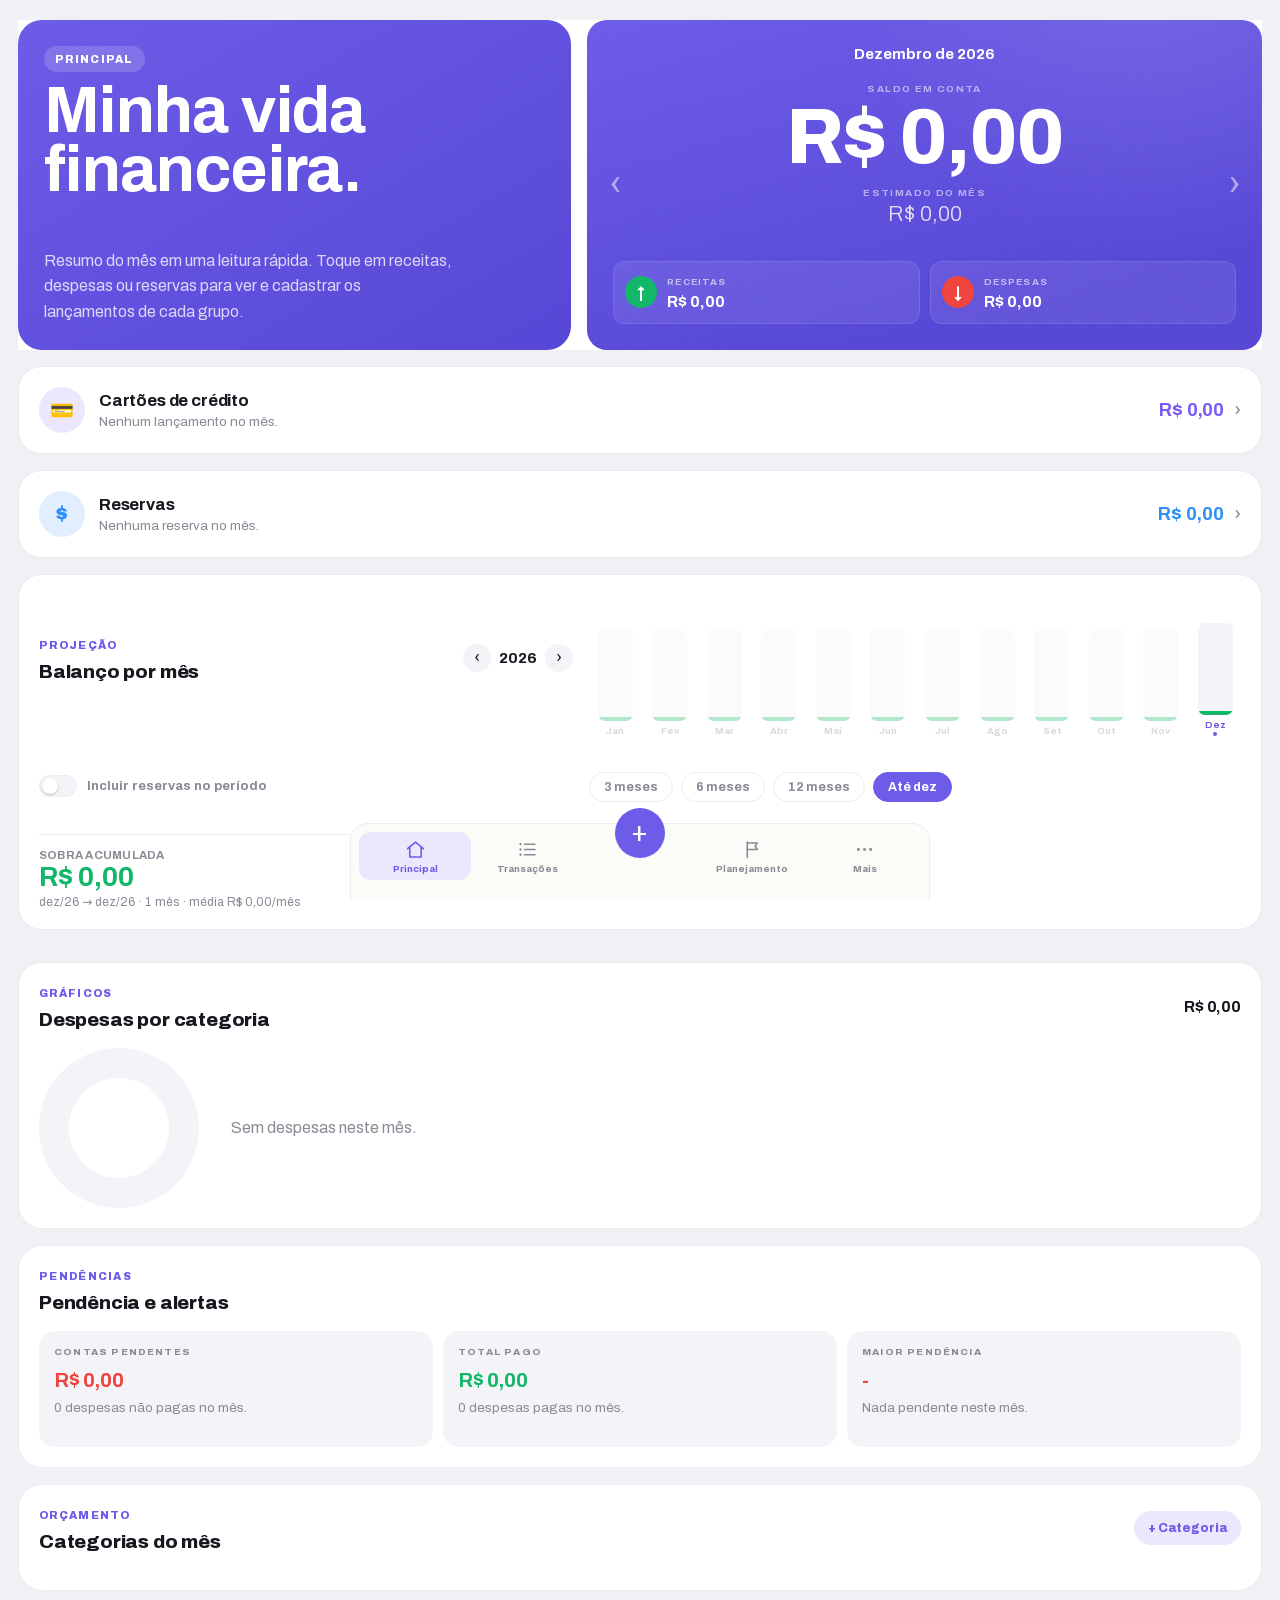
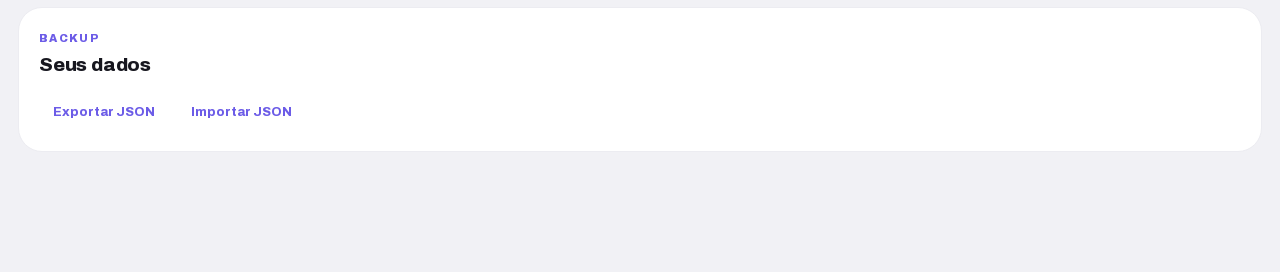
<file: index.html>
<!doctype html>
<html lang="pt-BR">
  <head>
    <meta charset="utf-8" />
    <meta name="viewport" content="width=device-width, initial-scale=1, viewport-fit=cover, maximum-scale=1, user-scalable=no" />
    <meta name="robots" content="noindex, nofollow" />
    <meta name="color-scheme" content="light" />
    <meta name="theme-color" content="#5647d6" />
    <title>Carteira Prime — Finanças pessoais</title>
    <link rel="manifest" href="manifest.json" />
    <link rel="apple-touch-icon" href="icon-180.png" />
    <meta name="apple-mobile-web-app-capable" content="yes" />
    <meta name="mobile-web-app-capable" content="yes" />
    <meta name="apple-mobile-web-app-status-bar-style" content="black-translucent" />
    <meta name="apple-mobile-web-app-title" content="Carteira" />
    <link rel="stylesheet" href="fonts/archivo.css" />
    <link rel="stylesheet" href="styles.css" />
  </head>
  <body>
    <main class="app-shell">
      <div class="view" id="homeView">
        <section class="balance-panel" aria-labelledby="balanceTitle">
          <div class="balance-copy">
            <div>
              <span class="kicker">Principal</span>
              <h1 id="balanceTitle">Minha vida financeira.</h1>
            </div>
            <p>Resumo do mês em uma leitura rápida. Toque em receitas, despesas ou reservas para ver e cadastrar os lançamentos de cada grupo.</p>
          </div>

          <div class="balance-card">
            <button class="month-edge left" id="prevMonth" type="button" aria-label="Mês anterior">‹</button>
            <button class="month-edge right" id="nextMonth" type="button" aria-label="Próximo mês">›</button>
            <div class="month-switcher" aria-label="Mês atual">
              <strong id="currentMonth"></strong>
            </div>
            <div class="balance-main">
              <span class="balance-label">Saldo em conta</span>
              <strong class="main-balance" id="netBalance">R$ 0,00</strong>
            </div>
            <div class="estimated-line">
              <span class="balance-label">Estimado do mês</span>
              <strong id="estimatedBalance">R$ 0,00</strong>
            </div>
            <div class="quick-stats">
              <a class="quick-stat income" href="#/receitas">
                <small>Receitas</small>
                <strong id="incomeTotal">R$ 0,00</strong>
              </a>
              <a class="quick-stat expense" href="#/despesas">
                <small>Despesas</small>
                <strong id="expenseTotal">R$ 0,00</strong>
              </a>
            </div>
          </div>
        </section>

        <section class="dashboard">
          <a class="panel overdue-card" id="overdueCard" href="#/atrasadas" aria-labelledby="overdueTitle" hidden>
            <span class="overdue-icon" aria-hidden="true">!</span>
            <div class="overdue-info">
              <h2 id="overdueTitle">Contas em atraso</h2>
              <small id="overdueCount"></small>
            </div>
            <div class="overdue-value">
              <strong id="overdueTotal">R$ 0,00</strong>
              <span aria-hidden="true">›</span>
            </div>
          </a>

          <a class="panel cards-summary" id="cardsCard" href="#/cartoes" aria-labelledby="cardsTitle">
            <span class="cards-summary-icon" aria-hidden="true">💳</span>
            <div class="cards-summary-info">
              <h2 id="cardsTitle">Cartões de crédito</h2>
              <small id="cardsCount">Nenhum lançamento no mês.</small>
            </div>
            <div class="cards-summary-value">
              <strong id="cardsTotal">R$ 0,00</strong>
              <span aria-hidden="true">›</span>
            </div>
          </a>

          <a class="panel reserve-card" id="reserveCard" href="#/reservas" aria-labelledby="reserveTitle">
            <span class="reserve-icon" aria-hidden="true">$</span>
            <div class="reserve-info">
              <h2 id="reserveTitle">Reservas</h2>
              <small id="reserveCount">Nenhuma reserva no mês.</small>
            </div>
            <div class="reserve-value">
              <strong id="reserveTotal">R$ 0,00</strong>
              <span aria-hidden="true">›</span>
            </div>
          </a>

          <section class="panel balance-panel" aria-labelledby="balanceTitle">
            <div class="section-head inline">
              <div>
                <span class="kicker">Projeção</span>
                <h2 id="balanceTitle">Balanço por mês</h2>
              </div>
              <div class="year-nav">
                <button class="year-arrow" id="balancePrevYear" type="button" aria-label="Ano anterior">‹</button>
                <strong id="balanceYear">2026</strong>
                <button class="year-arrow" id="balanceNextYear" type="button" aria-label="Próximo ano">›</button>
              </div>
            </div>
            <div class="balance-bars" id="balanceBars" role="group" aria-label="Balanço mês a mês — toque para somar"></div>
            <button type="button" class="reserve-toggle" id="balanceReserveToggle" aria-pressed="false">
              <span class="switch" aria-hidden="true"><i></i></span>
              <span>Incluir reservas no período</span>
            </button>
            <div class="balance-chips" id="balanceChips">
              <button type="button" class="chip" data-bal-preset="3">3 meses</button>
              <button type="button" class="chip" data-bal-preset="6">6 meses</button>
              <button type="button" class="chip" data-bal-preset="12">12 meses</button>
              <button type="button" class="chip" data-bal-preset="dez">Até dez</button>
            </div>
            <div class="balance-summary">
              <small id="balanceAccumLabel">Sobra acumulada</small>
              <strong id="balanceAccum">R$ 0,00</strong>
              <span id="balanceRange"></span>
            </div>
          </section>

          <section class="panel insights-panel" aria-labelledby="insightsTitle">
            <div class="section-head inline">
              <div>
                <span class="kicker">Gráficos</span>
                <h2 id="insightsTitle">Despesas por categoria</h2>
              </div>
              <strong id="chartTotal">R$ 0,00</strong>
            </div>
            <div class="chart-layout">
              <div class="donut-chart" id="categoryDonut" aria-hidden="true"></div>
              <div class="category-legend" id="categoryLegend"></div>
            </div>
          </section>

          <a class="panel alerts-panel" href="#/despesas" aria-labelledby="alertsTitle">
            <div class="section-head">
              <span class="kicker">Pendências</span>
              <h2 id="alertsTitle">Pendência e alertas</h2>
            </div>
            <div class="alert-grid" id="alertGrid"></div>
          </a>

          <section class="panel" aria-labelledby="budgetTitle">
            <div class="section-head inline">
              <div>
                <span class="kicker">Orçamento</span>
                <h2 id="budgetTitle">Categorias do mês</h2>
              </div>
              <button class="add-cat-btn" id="addCategoryBtn" type="button">+ Categoria</button>
            </div>
            <div class="budget-list" id="budgetList"></div>
          </section>


          <section class="panel" aria-labelledby="backupTitle">
            <div class="section-head">
              <span class="kicker">Backup</span>
              <h2 id="backupTitle">Seus dados</h2>
            </div>
            <div class="backup-actions">
              <button class="ghost-btn" id="exportBtn" type="button">Exportar JSON</button>
              <label class="ghost-btn file-btn" for="importFile">Importar JSON</label>
              <input id="importFile" type="file" accept="application/json,.json" />
            </div>
          </section>
        </section>
      </div>

      <div class="view detail-view" id="detailView" hidden>
        <header class="detail-hero">
          <div class="detail-top">
            <button class="detail-icon-btn" id="detailBack" type="button" aria-label="Voltar para a home">‹</button>
            <h1 class="detail-title" id="detailTitle">Receitas</h1>
            <button class="detail-icon-btn" id="detailFilter" type="button" aria-label="Ordenar e filtrar">
              <svg viewBox="0 0 24 24" aria-hidden="true"><path d="M4 7h16M7 12h10M10 17h4" /></svg>
            </button>
          </div>
          <div class="detail-month" aria-label="Escolher mês">
            <button id="detailPrevMonth" type="button" aria-label="Mês anterior">‹</button>
            <strong id="detailMonthLabel"></strong>
            <button id="detailNextMonth" type="button" aria-label="Próximo mês">›</button>
          </div>
        </header>

        <section class="detail-summary-card">
          <div class="detail-summary">
            <div class="summary-cell">
              <svg class="summary-ic" viewBox="0 0 24 24" aria-hidden="true">
                <rect x="5" y="10.5" width="14" height="9.5" rx="2.4" />
                <path d="M8 10.5V8a4 4 0 0 1 8 0v2.5" />
              </svg>
              <div>
                <span id="detailPendingLabel">Total pendente</span>
                <strong id="detailPending">R$ 0,00</strong>
              </div>
            </div>
            <div class="summary-cell">
              <svg class="summary-ic" viewBox="0 0 24 24" aria-hidden="true">
                <path d="M4 8.5h16v10a1.6 1.6 0 0 1-1.6 1.5H5.6A1.6 1.6 0 0 1 4 18.5z" />
                <path d="M4 8.5 6.6 4h10.8L20 8.5" />
                <path d="M15.5 13.8h2.6" />
              </svg>
              <div>
                <span id="detailPaidLabel">Total recebido</span>
                <strong id="detailPaid" class="paid-total">R$ 0,00</strong>
              </div>
            </div>
          </div>
        </section>

        <div class="entry-list" id="detailList"></div>
      </div>
    </main>

    <div class="selection-bar" id="selectionBar" hidden>
      <button class="selection-clear" id="selectionClear" type="button" aria-label="Limpar seleção">×</button>
      <div class="selection-info">
        <strong id="selectionCount">0 selecionadas</strong>
        <span id="selectionTotal">R$ 0,00</span>
      </div>
    </div>

    <nav class="bottom-nav" aria-label="Navegação do app">
      <a class="active" id="navHome" href="#/">
        <svg viewBox="0 0 24 24" aria-hidden="true"><path d="M3 11 12 3.5 21 11" /><path d="M5.5 9.8V20.5h13V9.8" /></svg>
        Principal
      </a>
      <a href="#transactionsTitle">
        <svg viewBox="0 0 24 24" aria-hidden="true"><path d="M8.5 6h12M8.5 12h12M8.5 18h12" /><circle cx="4" cy="6" r="1.3" /><circle cx="4" cy="12" r="1.3" /><circle cx="4" cy="18" r="1.3" /></svg>
        Transações
      </a>
      <button class="add-action" id="navAddBtn" type="button" aria-label="Adicionar lançamento">+</button>
      <a href="#budgetTitle">
        <svg viewBox="0 0 24 24" aria-hidden="true"><path d="M6 21V3.5" /><path d="M6 4.5h11.5l-2.6 3.75 2.6 3.75H6" /></svg>
        Planejamento
      </a>
      <button class="nav-btn" id="navMore" type="button" aria-haspopup="dialog">
        <svg viewBox="0 0 24 24" aria-hidden="true"><circle cx="5" cy="12" r="1.7" /><circle cx="12" cy="12" r="1.7" /><circle cx="19" cy="12" r="1.7" /></svg>
        Mais
      </button>
    </nav>

    <div class="sheet-backdrop" id="entrySheet" hidden>
      <div class="sheet" role="dialog" aria-modal="true" aria-labelledby="entryTitle">
        <div class="sheet-head">
          <h2 id="entryTitle">Nova receita</h2>
          <button class="sheet-close" id="entryCloseBtn" type="button" aria-label="Fechar">×</button>
        </div>
        <form id="transactionForm">
          <input id="editingId" name="editingId" type="hidden" />

          <label>
            Descrição
            <input id="description" name="description" type="text" placeholder="Ex: Mercado, salário, aluguel" required />
          </label>

          <div class="form-row">
            <label>
              Valor
              <input id="amount" name="amount" type="number" min="0.01" step="0.01" placeholder="0,00" required />
            </label>
            <label>
              Data
              <input id="date" name="date" type="date" required />
            </label>
          </div>

          <div class="picker-field">
            <span class="field-label">Categoria</span>
            <button type="button" class="category-trigger" id="categoryTrigger" aria-haspopup="dialog">
              <span class="category-dot" id="categoryTriggerDot" aria-hidden="true"></span>
              <span id="categoryTriggerName" class="is-placeholder">Selecione uma categoria</span>
              <span class="trigger-caret" aria-hidden="true">›</span>
            </button>
          </div>
          <input id="category" name="category" type="hidden" />

          <label>
            Observação
            <input id="note" name="note" type="text" placeholder="Opcional" />
          </label>

          <div class="recur-field">
            <span class="field-label">Como repete</span>
            <div class="segmented recur-seg" role="group" aria-label="Repetição do lançamento">
              <button type="button" data-recur="single" class="active">Única</button>
              <button type="button" data-recur="fixed">Fixa</button>
              <button type="button" data-recur="installment">Parcelada</button>
            </div>
          </div>
          <input id="recurrence" name="recurrence" type="hidden" value="single" />

          <div class="inst-field" id="instField" hidden>
            <span class="field-label">Parcelas</span>
            <div class="stepper">
              <button type="button" id="instMinus" aria-label="Menos uma parcela">−</button>
              <strong id="instCount">12</strong>
              <span>x</span>
              <button type="button" id="instPlus" aria-label="Mais uma parcela">+</button>
            </div>
          </div>

          <p class="recur-hint" id="recurHint">Lançamento só neste mês.</p>

          <div class="form-actions">
            <button class="primary-btn" id="submitTransactionBtn" type="submit">Adicionar lançamento</button>
          </div>
        </form>
      </div>
    </div>

    <div class="sheet-backdrop" id="chooserSheet" hidden>
      <div class="sheet chooser" role="dialog" aria-modal="true" aria-labelledby="chooserTitle">
        <div class="sheet-head">
          <h2 id="chooserTitle">O que você quer lançar?</h2>
          <button class="sheet-close" id="chooserCloseBtn" type="button" aria-label="Fechar">×</button>
        </div>
        <div class="chooser-options">
          <button type="button" data-new="income"><span class="income-tone">↑</span>Receita</button>
          <button type="button" data-new="expense"><span class="expense-tone">↓</span>Despesa</button>
          <button type="button" data-new="saving"><span class="saving-tone">$</span>Reserva</button>
        </div>
      </div>
    </div>

    <div class="sheet-backdrop" id="sortSheet" hidden>
      <div class="sheet sort-sheet" role="dialog" aria-modal="true" aria-labelledby="sortSheetTitle">
        <div class="sheet-head">
          <h2 id="sortSheetTitle">Ordenar</h2>
          <button class="sheet-close" id="sortCloseBtn" type="button" aria-label="Fechar">×</button>
        </div>
        <div class="sort-options" id="sortOptions"></div>
        <button class="secondary-btn sort-clear" id="sortClearBtn" type="button">Limpar filtro</button>
      </div>
    </div>

    <div class="sheet-backdrop" id="catViewSheet" hidden>
      <div class="sheet cat-view-sheet" role="dialog" aria-modal="true" aria-labelledby="catViewTitle">
        <div class="sheet-head">
          <h2 id="catViewTitle">Categoria</h2>
          <button class="sheet-close" id="catViewCloseBtn" type="button" aria-label="Fechar">×</button>
        </div>
        <p class="cat-view-sub" id="catViewSub"></p>
        <div class="cat-view-list" id="catViewList"></div>
      </div>
    </div>

    <div class="sheet-backdrop" id="confirmSheet" hidden>
      <div class="sheet confirm-sheet" role="dialog" aria-modal="true" aria-labelledby="confirmTitle">
        <div class="sheet-head">
          <h2 id="confirmTitle">Confirmar pagamento?</h2>
          <button class="sheet-close" id="confirmCloseBtn" type="button" aria-label="Fechar">×</button>
        </div>
        <p class="confirm-desc" id="confirmDesc">Confira os dados antes de marcar como pago.</p>
        <div class="confirm-detail" id="confirmDetail"></div>
        <div class="form-actions confirm-actions" id="confirmActions"></div>
      </div>
    </div>

    <div class="sheet-backdrop" id="billReminderSheet" hidden>
      <div class="sheet reminder-sheet" role="dialog" aria-modal="true" aria-labelledby="billReminderTitle">
        <span class="reminder-emoji" aria-hidden="true">🔔</span>
        <h2 id="billReminderTitle">Contas a pagar este mês</h2>
        <p class="reminder-text" id="billReminderText"></p>
        <div class="form-actions">
          <button class="primary-btn" id="billReminderView" type="button">Ver contas a pagar</button>
          <button class="secondary-btn" id="billReminderClose" type="button">Agora não</button>
        </div>
      </div>
    </div>

    <div class="sheet-backdrop" id="settingsSheet" hidden>
      <div class="sheet settings-sheet" role="dialog" aria-modal="true" aria-labelledby="settingsSheetTitle">
        <div class="sheet-head">
          <h2 id="settingsSheetTitle">Configurações</h2>
          <button class="sheet-close" id="settingsCloseBtn" type="button" aria-label="Fechar">×</button>
        </div>

        <div class="settings-group">
          <span class="settings-label">Lembrete de contas</span>
          <div class="setting-row">
            <div class="setting-copy">
              <strong>Lembrar a partir do dia</strong>
              <small>Todo mês, a partir desse dia, o app avisa se há contas em aberto.</small>
            </div>
            <div class="stepper">
              <button type="button" id="reminderDayMinus" aria-label="Diminuir o dia do lembrete">−</button>
              <strong id="reminderDayValue">12</strong>
              <button type="button" id="reminderDayPlus" aria-label="Aumentar o dia do lembrete">+</button>
            </div>
          </div>
        </div>

        <div class="settings-group">
          <span class="settings-label">Lembrete diário de lançamentos</span>
          <button type="button" class="reminder-toggle" id="logReminderToggle" aria-pressed="false">
            <span class="switch" aria-hidden="true"><i></i></span>
            <span>Me lembrar de registrar todo dia</span>
          </button>
          <div class="setting-row" id="logReminderTimeRow" hidden>
            <div class="setting-copy">
              <strong>Horário</strong>
              <small>Nesse horário, um lembrete pra lançar entradas e saídas do dia.</small>
            </div>
            <input type="time" id="logReminderTime" class="time-input" value="21:00" aria-label="Horário do lembrete diário" />
          </div>
          <p class="settings-note" id="logReminderNote" hidden>O aviso aparece quando você abre o app. Um alerta na tela de bloqueio com o app fechado exigiria um servidor (ainda não temos).</p>
        </div>
      </div>
    </div>

    <div class="sheet-backdrop" id="logReminderSheet" hidden>
      <div class="sheet reminder-sheet" role="dialog" aria-modal="true" aria-labelledby="logReminderTitle">
        <span class="reminder-emoji" aria-hidden="true">📝</span>
        <h2 id="logReminderTitle">Lançou tudo de hoje?</h2>
        <p class="reminder-text">Registre as entradas e saídas do dia pra manter a carteira em dia.</p>
        <div class="form-actions">
          <button class="primary-btn" id="logReminderAdd" type="button">Adicionar lançamento</button>
          <button class="secondary-btn" id="logReminderClose" type="button">Agora não</button>
        </div>
      </div>
    </div>

    <div class="sheet-backdrop" id="categorySheet" hidden>
      <div class="sheet category-sheet" role="dialog" aria-modal="true" aria-labelledby="categorySheetTitle">
        <div class="sheet-head">
          <h2 id="categorySheetTitle">Escolher categoria</h2>
          <button class="sheet-close" id="categoryCloseBtn" type="button" aria-label="Fechar">×</button>
        </div>
        <form id="newCategoryForm" class="new-category">
          <input id="newCategoryInput" type="text" placeholder="Nova categoria" autocomplete="off" aria-label="Nome da nova categoria" />
          <button class="primary-btn new-category-btn" type="submit">Criar</button>
        </form>
        <div class="category-options" id="categoryOptions"></div>
      </div>
    </div>

    <div class="sheet-backdrop" id="budgetSheet" hidden>
      <div class="sheet" role="dialog" aria-modal="true" aria-labelledby="budgetSheetTitle">
        <div class="sheet-head">
          <h2 id="budgetSheetTitle">Editar categoria</h2>
          <button class="sheet-close" id="budgetCloseBtn" type="button" aria-label="Fechar">×</button>
        </div>
        <form id="budgetForm">
          <input id="budgetOldName" type="hidden" />
          <label>
            Nome
            <input id="budgetName" name="budgetName" type="text" autocomplete="off" required />
          </label>
          <div class="recur-field">
            <span class="field-label">Limite mensal</span>
            <label class="check-row">
              <input id="budgetNoLimit" type="checkbox" />
              <span>Sem limite (não controlar)</span>
            </label>
          </div>
          <div class="inst-field" id="budgetLimitField">
            <span class="field-label">Valor do limite</span>
            <input id="budgetLimit" type="number" min="0" step="0.01" inputmode="decimal" placeholder="0,00" />
          </div>
          <div class="form-actions">
            <button class="primary-btn" type="submit">Salvar</button>
          </div>
        </form>
      </div>
    </div>

    <div class="toast" id="toast" role="status" aria-live="polite"></div>
    <script src="budget-data.js"></script>
    <script src="app.js"></script>
    <script>
      if ("serviceWorker" in navigator) {
        window.addEventListener("load", () => {
          navigator.serviceWorker.register("sw.js").catch(() => {});
        });
      }
    </script>
  </body>
</html>
</file>
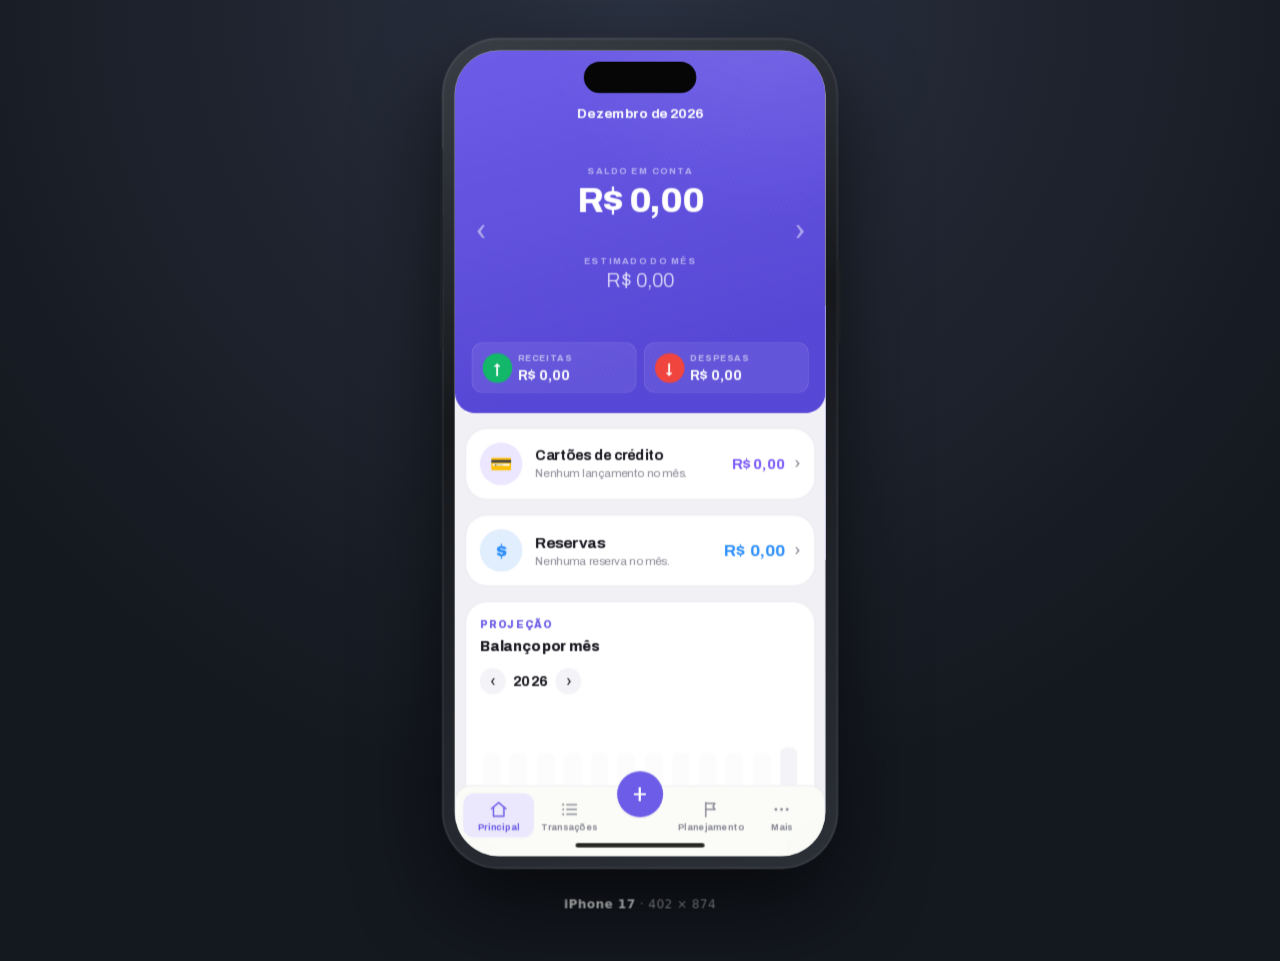
<file: preview.html>
<!doctype html>
<html lang="pt-BR">
  <head>
    <meta charset="utf-8" />
    <meta name="viewport" content="width=device-width, initial-scale=1" />
    <title>Carteira Prime — Preview iPhone 17</title>
    <style>
      :root {
        --screen-w: 402px;
        --screen-h: 874px;
        --bezel: 14px;
      }

      * { box-sizing: border-box; }

      body {
        margin: 0;
        min-height: 100vh;
        display: grid;
        place-items: center;
        background: radial-gradient(circle at 50% 0%, #2a3140, #14181f 70%);
        font-family: Inter, ui-sans-serif, system-ui, -apple-system, sans-serif;
        overflow: hidden;
      }

      .stage {
        display: grid;
        gap: 18px;
        justify-items: center;
        transform-origin: center;
      }

      .device {
        position: relative;
        width: calc(var(--screen-w) + var(--bezel) * 2);
        height: calc(var(--screen-h) + var(--bezel) * 2);
        padding: var(--bezel);
        border-radius: 62px;
        background: linear-gradient(160deg, #3a3f47, #16181c 40%, #2c3037);
        box-shadow:
          inset 0 0 0 2px rgba(255, 255, 255, .08),
          0 40px 90px rgba(0, 0, 0, .6);
      }

      /* Botões laterais */
      .device::before,
      .device::after {
        content: "";
        position: absolute;
        border-radius: 4px;
        background: #1d2025;
      }

      .device::before { /* volume + ação, lado esquerdo */
        left: -3px;
        top: 190px;
        width: 4px;
        height: 150px;
        box-shadow: 0 -70px 0 #1d2025;
      }

      .device::after { /* power, lado direito */
        right: -3px;
        top: 240px;
        width: 4px;
        height: 92px;
      }

      .screen {
        position: relative;
        width: var(--screen-w);
        height: var(--screen-h);
        border-radius: 48px;
        overflow: hidden;
        background: #eef0e7;
      }

      .screen iframe {
        width: 100%;
        height: 100%;
        border: 0;
        display: block;
      }

      .island {
        position: absolute;
        top: 12px;
        left: 50%;
        transform: translateX(-50%);
        width: 122px;
        height: 34px;
        border-radius: 999px;
        background: #060607;
        z-index: 5;
        pointer-events: none;
      }

      .home-indicator {
        position: absolute;
        bottom: 9px;
        left: 50%;
        transform: translateX(-50%);
        width: 140px;
        height: 5px;
        border-radius: 999px;
        background: rgba(0, 0, 0, .85);
        z-index: 5;
        pointer-events: none;
        mix-blend-mode: multiply;
      }

      .caption {
        color: rgba(255, 255, 255, .55);
        font-size: 13px;
        letter-spacing: .04em;
      }

      .caption strong { color: rgba(255, 255, 255, .85); font-weight: 600; }
    </style>
  </head>
  <body>
    <div class="stage" id="stage">
      <div class="device">
        <div class="screen">
          <div class="island" aria-hidden="true"></div>
          <iframe src="index.html" title="Carteira Prime"></iframe>
          <div class="home-indicator" aria-hidden="true"></div>
        </div>
      </div>
      <p class="caption"><strong>iPhone 17</strong> · 402 × 874</p>
    </div>

    <script>
      const stage = document.getElementById("stage");
      function fit() {
        const deviceHeight = 874 + 28 + 40; // tela + moldura + legenda
        const deviceWidth = 402 + 28;
        const scale = Math.min(1, (innerHeight - 32) / deviceHeight, (innerWidth - 32) / deviceWidth);
        stage.style.transform = `scale(${scale})`;
      }
      addEventListener("resize", fit);
      fit();
    </script>
  </body>
</html>
</file>
<file: fonts/archivo.css>
/* vietnamese */
@font-face {
  font-family: 'Archivo';
  font-style: normal;
  font-weight: 100 900;
  font-stretch: 62% 125%;
  font-display: swap;
  src: url(archivo-1.woff2) format('woff2');
  unicode-range: U+0102-0103, U+0110-0111, U+0128-0129, U+0168-0169, U+01A0-01A1, U+01AF-01B0, U+0300-0301, U+0303-0304, U+0308-0309, U+0323, U+0329, U+1EA0-1EF9, U+20AB;
}
/* latin-ext */
@font-face {
  font-family: 'Archivo';
  font-style: normal;
  font-weight: 100 900;
  font-stretch: 62% 125%;
  font-display: swap;
  src: url(archivo-2.woff2) format('woff2');
  unicode-range: U+0100-02BA, U+02BD-02C5, U+02C7-02CC, U+02CE-02D7, U+02DD-02FF, U+0304, U+0308, U+0329, U+1D00-1DBF, U+1E00-1E9F, U+1EF2-1EFF, U+2020, U+20A0-20AB, U+20AD-20C0, U+2113, U+2C60-2C7F, U+A720-A7FF;
}
/* latin */
@font-face {
  font-family: 'Archivo';
  font-style: normal;
  font-weight: 100 900;
  font-stretch: 62% 125%;
  font-display: swap;
  src: url(archivo-3.woff2) format('woff2');
  unicode-range: U+0000-00FF, U+0131, U+0152-0153, U+02BB-02BC, U+02C6, U+02DA, U+02DC, U+0304, U+0308, U+0329, U+2000-206F, U+20AC, U+2122, U+2191, U+2193, U+2212, U+2215, U+FEFF, U+FFFD;
}
</file>
<file: styles.css>
:root {
  /* "only light" impede o escurecimento automático (auto dark) do Chrome/Samsung no Android */
  color-scheme: only light;
  /* Base off-white neutra + cores vivas (repaginada jul/2026, refs estilo Ecofin) */
  --bg: #f1f1f5;
  --surface: #ffffff;
  --surface-2: #f4f4f8;
  --ink: #17171f;
  --muted: #8a8a97;
  --line: #ececf1;
  /* Roxo = cor de marca (home, botões, FAB, ativos) */
  --brand: #6c5ce7;
  --brand-dark: #5647d6;
  --brand-soft: #ebe8fd;
  --green: #12b76a;
  --green-dark: #0e9457;
  --green-soft: #daf6ea;
  --red: #f0453e;
  --red-dark: #d2322b;
  --red-soft: #fde3e1;
  --blue: #2e90fa;
  --blue-dark: #1f6fd0;
  --blue-soft: #e1eefd;
  --purple: #7a5af8;
  --purple-dark: #6544e0;
  --purple-soft: #ece7fe;
  --orange: #f79009;
  /* Hero da home = roxo de marca (topo/safe-area combinam) */
  --hero-ink: #6c5ce7;
  --hero-ink-2: #5647d6;
  /* Guilloché desligado nesta versão flat (mantém a sintaxe var(--guilloche), gradiente) */
  --guilloche: linear-gradient(rgba(255, 255, 255, 0), rgba(255, 255, 255, 0));
  --radius: 24px;
  --shadow: none;
  --safe-top: max(54px, env(safe-area-inset-top));
  --safe-bottom: max(16px, env(safe-area-inset-bottom));
}

* { box-sizing: border-box; }
html {
  scroll-behavior: smooth;
  scrollbar-width: none;
  /* Trava o overscroll (sem "faixa branca" ao puxar além do topo/fim) */
  overscroll-behavior: none;
  /* O topo (safe area / status bar) fica na cor do hero, não branco */
  background: var(--hero-ink-2);
  -webkit-text-size-adjust: 100%;
}
* { scrollbar-width: none; -ms-overflow-style: none; }
*::-webkit-scrollbar { width: 0; height: 0; display: none; }
body {
  margin: 0;
  min-height: 100vh;
  overscroll-behavior: none;
  background: var(--bg);
  color: var(--ink);
  font-family: "Archivo", ui-sans-serif, system-ui, -apple-system, BlinkMacSystemFont, "Segoe UI", sans-serif;
  font-variant-numeric: tabular-nums;
  --accent: var(--brand);
  --accent-dark: var(--brand-dark);
  --accent-soft: var(--brand-soft);
}

body[data-section="income"] { --accent: var(--green); --accent-dark: var(--green-dark); --accent-soft: var(--green-soft); }
body[data-section="expense"] { --accent: var(--red); --accent-dark: var(--red-dark); --accent-soft: var(--red-soft); }
body[data-section="saving"] { --accent: var(--blue); --accent-dark: var(--blue-dark); --accent-soft: var(--blue-soft); }
body[data-section="cards"] { --accent: var(--purple); --accent-dark: var(--purple-dark); --accent-soft: var(--purple-soft); }
body[data-section="overdue"] { --accent: var(--red); --accent-dark: var(--red-dark); --accent-soft: var(--red-soft); }

button, input, select { font: inherit; }
button, select { cursor: pointer; }
button { color: inherit; }
a { color: inherit; text-decoration: none; }

.month-switcher {
  display: flex;
  justify-content: center;
  align-items: center;
  gap: 2px;
  margin-bottom: 8px;
  color: white;
}

.month-switcher button {
  display: grid;
  place-items: center;
  width: 32px;
  height: 32px;
  border: 0;
  border-radius: 50%;
  background: transparent;
  color: rgba(255, 255, 255, .75);
  font-size: 1.1rem;
}

.month-switcher button:hover { background: rgba(255, 255, 255, .14); }
.month-switcher strong { padding: 0 6px; text-align: center; font-size: .95rem; font-weight: 700; }

/* Setas grandes de mês nas extremidades do hero (fáceis de tocar) + swipe */
.balance-card .month-edge {
  position: absolute;
  top: 50%;
  transform: translateY(-50%);
  width: 52px;
  height: 104px;
  display: grid;
  place-items: center;
  border: 0;
  background: transparent;
  color: rgba(255, 255, 255, .5);
  font-size: 2.3rem;
  line-height: 1;
  z-index: 4;
}
.balance-card .month-edge.left { left: 2px; }
.balance-card .month-edge.right { right: 2px; }
.balance-card .month-edge:active { color: #fff; }

.ghost-btn, .primary-btn, .text-btn {
  border: 0;
  font-weight: 760;
}

.ghost-btn {
  display: inline-flex;
  align-items: center;
  justify-content: center;
  min-height: 38px;
  padding: 0 14px;
  border-radius: 999px;
  background: var(--surface);
  color: var(--accent);
  font-size: .8rem;
}

.ghost-btn:hover { background: var(--accent); color: white; }
.file-btn input, #importFile { position: absolute; width: 1px; height: 1px; opacity: 0; pointer-events: none; }

.app-shell {
  width: min(1260px, calc(100% - 36px));
  margin: 0 auto;
  padding: 20px 0 calc(104px + var(--safe-bottom));
}

.backup-actions {
  display: flex;
  flex-wrap: wrap;
  gap: 8px;
}

.balance-panel {
  display: grid;
  grid-template-columns: minmax(0, .82fr) minmax(390px, 1fr);
  gap: 16px;
  align-items: stretch;
  margin-bottom: 16px;
}

.balance-copy {
  min-height: 330px;
  display: flex;
  flex-direction: column;
  justify-content: space-between;
  padding: 26px;
  border-radius: var(--radius);
  overflow: hidden;
  color: white;
  background:
    var(--guilloche),
    linear-gradient(150deg, var(--hero-ink) 0%, var(--hero-ink-2) 100%);
}

.balance-copy p {
  max-width: 410px;
  margin: 18px 0 0;
  color: rgba(255,255,255,.78);
  line-height: 1.58;
}

.kicker {
  display: inline-flex;
  width: max-content;
  margin-bottom: 10px;
  color: var(--accent);
  font-size: .68rem;
  font-weight: 850;
  letter-spacing: .12em;
  text-transform: uppercase;
}

.balance-copy .kicker {
  padding: 7px 11px;
  border-radius: 999px;
  background: rgba(255,255,255,.16);
  color: white;
}

h1, h2 { margin: 0; letter-spacing: 0; }
h1 {
  max-width: 560px;
  font-size: clamp(2.5rem, 5vw, 5.2rem);
  line-height: .92;
}

.balance-card, .entry-panel, .panel, .metric {
  border: 1px solid var(--line);
  border-radius: var(--radius);
  background: var(--surface);
  box-shadow: var(--shadow);
}

.balance-card {
  position: relative;
  min-height: 330px;
  display: flex;
  flex-direction: column;
  justify-content: space-between;
  padding: 26px;
  overflow: hidden;
  border: 0;
  border-radius: 20px;
  color: white;
  background:
    var(--guilloche),
    radial-gradient(circle at 85% -20%, rgba(255, 255, 255, .1), transparent 45%),
    linear-gradient(165deg, var(--hero-ink) 0%, var(--hero-ink-2) 80%);
}

.balance-card::before {
  content: "";
  position: absolute;
  inset: 0;
  background: repeating-linear-gradient(115deg, transparent 0 3px, rgba(255, 255, 255, .025) 3px 4px);
  pointer-events: none;
}

.balance-card > * { position: relative; }

.balance-card-top {
  display: flex;
  justify-content: center;
  gap: 16px;
  color: rgba(255, 255, 255, .58);
  font-size: .64rem;
  font-weight: 700;
  text-transform: uppercase;
  letter-spacing: .14em;
}

.balance-card-top strong { color: rgba(255, 255, 255, .92); }
.main-balance {
  display: block;
  margin: 20px 0 6px;
  text-align: center;
  font-size: clamp(3rem, 6vw, 5rem);
  line-height: .95;
  font-weight: 800;
  letter-spacing: -0.02em;
}

.eye-btn {
  align-self: center;
  display: grid;
  place-items: center;
  width: 36px;
  height: 28px;
  border: 0;
  border-radius: 999px;
  background: transparent;
  color: rgba(255, 255, 255, .55);
  font-size: 1.2rem;
}

.balance-meter {
  display: none;
}

.balance-main { display: grid; gap: 8px; justify-items: center; }
.balance-main .main-balance { margin: 0; }
.balance-label {
  color: rgba(255, 255, 255, .55);
  font-size: .62rem;
  font-weight: 700;
  text-transform: uppercase;
  letter-spacing: .14em;
}

.estimated-line {
  display: grid;
  gap: 4px;
  justify-items: center;
  margin: 0;
}
.estimated-line strong { font-size: 1.35rem; font-weight: 300; color: rgba(255, 255, 255, .82); }

.quick-stats {
  display: grid;
  grid-template-columns: repeat(2, 1fr);
  gap: 10px;
  margin: 22px 0 0;
}

.quick-stat {
  position: relative;
  display: grid;
  gap: 6px;
  padding: 16px 12px 14px 54px;
  border-radius: 12px;
  background: rgba(255, 255, 255, .08);
  box-shadow: inset 0 0 0 1px rgba(255, 255, 255, .1);
  transition: background .15s ease;
}

.quick-stat:hover { background: rgba(255, 255, 255, .15); }

.quick-stat::before {
  content: "↑";
  position: absolute;
  left: 12px;
  top: 50%;
  width: 32px;
  height: 32px;
  display: grid;
  place-items: center;
  border-radius: 50%;
  transform: translateY(-50%);
  background: var(--green);
  color: white;
  font-weight: 900;
}

.quick-stat.expense::before { content: "↓"; background: var(--red); }
.quick-stat.saving::before { content: "$"; background: var(--blue); }

.quick-stat small {
  color: rgba(255, 255, 255, .6);
  font-size: .6rem;
  font-weight: 700;
  text-transform: uppercase;
  letter-spacing: .12em;
}
.quick-stat strong { font-weight: 700; }

.content-grid {
  display: grid;
  grid-template-columns: minmax(310px, 360px) minmax(0, 1fr);
  gap: 16px;
  align-items: start;
}

.entry-panel {
  position: sticky;
  top: 90px;
  padding: 20px;
}

.section-head { margin-bottom: 18px; }
.section-head h2 { font-size: 1.2rem; font-weight: 800; letter-spacing: -0.01em; }
.section-head.inline {
  display: flex;
  justify-content: space-between;
  align-items: center;
  gap: 16px;
}

form { display: grid; gap: 14px; }
label {
  display: grid;
  gap: 8px;
  color: #48584c;
  font-size: .76rem;
  font-weight: 700;
}

input, select {
  width: 100%;
  min-height: 46px;
  border: 1px solid var(--line);
  border-radius: 12px;
  background: var(--surface-2);
  color: var(--ink);
  outline: none;
  padding: 0 13px;
  /* 16px evita o zoom automático do iOS ao focar o campo */
  font-size: 16px;
}

input:focus, select:focus {
  border-color: var(--accent);
  box-shadow: 0 0 0 4px var(--accent-soft);
}

.form-row { display: grid; grid-template-columns: 1fr 1fr; gap: 10px; }

.segmented {
  display: grid;
  grid-template-columns: repeat(3, 1fr);
  gap: 4px;
  padding: 4px;
  border-radius: 999px;
  background: var(--surface-2);
}

.segmented button {
  min-height: 38px;
  border: 0;
  border-radius: 999px;
  background: transparent;
  color: var(--muted);
  font-size: .74rem;
  font-weight: 820;
}

.segmented button.active {
  background: var(--accent);
  color: white;
}

.primary-btn {
  min-height: 54px;
  border-radius: 999px;
  background: var(--accent);
  color: white;
  font-weight: 800;
  letter-spacing: .01em;
}

.primary-btn:hover { background: var(--accent-dark); }
.text-btn { padding: 0; background: transparent; color: var(--accent); font-size: .8rem; }

.form-actions {
  display: grid;
  grid-template-columns: 1fr;
  gap: 8px;
}

.secondary-btn {
  min-height: 42px;
  border: 0;
  border-radius: 999px;
  background: var(--accent-soft);
  color: var(--accent);
  font-weight: 700;
}

.secondary-btn[hidden] { display: none; }

.field-label { color: #48584c; font-size: .76rem; font-weight: 700; }
.recur-field, .inst-field { display: grid; gap: 8px; }
.inst-field[hidden] { display: none; }
.inst-field.is-disabled { opacity: .4; pointer-events: none; }

.check-row {
  display: flex;
  align-items: center;
  gap: 10px;
  color: var(--ink);
  font-size: .92rem;
  font-weight: 600;
  cursor: pointer;
}
.check-row input {
  width: 22px;
  height: 22px;
  min-height: 0;
  padding: 0;
  accent-color: var(--accent);
}

.budget-pct { color: var(--muted); font-weight: 800; }
.budget-item.is-over .progress span { background: var(--red); }
.budget-item.is-over .budget-pct { color: var(--red); }

.add-cat-btn {
  flex: none;
  min-height: 34px;
  padding: 0 14px;
  border: 0;
  border-radius: 999px;
  background: var(--accent-soft);
  color: var(--accent);
  font-weight: 800;
  font-size: .78rem;
}
.add-cat-btn:active { background: var(--accent); color: #fff; }

.alert-card.paid strong { color: var(--green); }
.alerts-panel { display: block; }
.recur-hint { margin: -2px 0 0; color: var(--muted); font-size: .74rem; }

.stepper {
  justify-self: start;
  display: inline-flex;
  align-items: center;
  gap: 14px;
  padding: 5px 12px;
  border: 1px solid var(--line);
  border-radius: 999px;
  background: var(--surface-2);
}

.stepper button {
  display: grid;
  place-items: center;
  width: 32px;
  height: 32px;
  border: 0;
  border-radius: 50%;
  background: var(--surface);
  color: var(--accent);
  font-size: 1.25rem;
  line-height: 1;
}

.stepper strong { min-width: 1.6em; text-align: center; font-size: 1.05rem; }
.stepper span { color: var(--muted); }

.settings-sheet { display: grid; gap: 18px; max-height: 78vh; overflow-y: auto; }
.settings-group { display: grid; gap: 12px; }
.settings-label {
  font-size: .72rem;
  font-weight: 800;
  letter-spacing: .04em;
  text-transform: uppercase;
  color: var(--brand);
}

.setting-row {
  display: flex;
  align-items: center;
  gap: 14px;
  justify-content: space-between;
}
.setting-copy { flex: 1 1 auto; min-width: 0; }
.setting-copy strong { display: block; font-size: .9rem; }
.setting-copy small { display: block; margin-top: 3px; color: var(--muted); font-size: .76rem; line-height: 1.4; }
.setting-row .stepper { flex: none; }
.setting-row[hidden] { display: none; }

.time-input {
  flex: 0 0 auto;
  width: 116px;
  min-height: 42px;
  padding: 6px 12px;
  border: 1px solid var(--line);
  border-radius: 12px;
  background: var(--surface-2);
  color: var(--ink);
  font-weight: 700;
}
.settings-note {
  margin: 0;
  color: var(--muted);
  font-size: .74rem;
  line-height: 1.45;
}
.settings-note[hidden] { display: none; }

.confirm-desc { margin: 0 0 14px; color: var(--muted); }

/* Lembrete de contas a pagar */
.reminder-sheet { text-align: center; }
.reminder-emoji { display: block; font-size: 2.2rem; margin-bottom: 6px; }
.reminder-sheet h2 { margin: 0 0 8px; }
.reminder-text { margin: 0 0 18px; color: var(--muted); line-height: 1.5; }
.confirm-detail {
  display: grid;
  gap: 4px;
  margin-bottom: 16px;
  padding: 14px;
  border: 1px solid var(--line);
  border-radius: 14px;
  background: var(--surface-2);
}
.confirm-detail strong { font-size: 1rem; }
.confirm-detail span { color: var(--muted); font-size: .8rem; }
.confirm-detail em { margin-top: 4px; font-style: normal; font-weight: 800; font-size: 1.15rem; }
.confirm-detail em.income { color: var(--green); }
.confirm-detail em.expense { color: var(--red); }
.confirm-detail em.saving { color: var(--blue); }
.confirm-detail[hidden] { display: none; }
.confirm-desc[hidden] { display: none; }
.confirm-actions { grid-template-columns: 1fr; gap: 8px; }

.primary-btn.danger { background: var(--red); }
.primary-btn.danger:hover { background: var(--red-dark); }

.picker-field { display: grid; gap: 8px; }

.category-trigger {
  display: flex;
  align-items: center;
  gap: 10px;
  width: 100%;
  min-height: 46px;
  padding: 0 12px;
  border: 1px solid var(--line);
  border-radius: 12px;
  background: var(--surface-2);
  color: var(--ink);
  text-align: left;
}

.category-trigger .category-dot { width: 27px; height: 27px; font-size: .78rem; }
.category-trigger .category-dot[hidden] { display: none; }
#categoryTriggerName { flex: 1; min-width: 0; overflow: hidden; text-overflow: ellipsis; white-space: nowrap; font-weight: 600; }
#categoryTriggerName.is-placeholder { color: var(--muted); font-weight: 500; }
.trigger-caret { color: var(--muted); font-size: 1.3rem; line-height: 1; }

.new-category {
  display: grid;
  grid-template-columns: minmax(0, 1fr) auto;
  gap: 8px;
  margin-bottom: 14px;
}
.new-category input { min-height: 46px; }
.new-category-btn { min-height: 46px; padding: 0 20px; }

.category-options {
  display: grid;
  gap: 6px;
  max-height: 46vh;
  overflow: auto;
}

.category-option {
  display: flex;
  align-items: center;
  min-height: 54px;
  padding-right: 6px;
  border: 1px solid var(--line);
  border-radius: 12px;
  background: var(--surface);
}

.category-pick {
  flex: 1;
  min-width: 0;
  display: flex;
  align-items: center;
  gap: 12px;
  min-height: 54px;
  padding: 0 4px 0 12px;
  border: 0;
  background: transparent;
  color: var(--ink);
  text-align: left;
  font-weight: 600;
}

.category-pick .category-dot { width: 36px; height: 36px; font-size: .85rem; }
.category-option-name { flex: 1; min-width: 0; overflow: hidden; text-overflow: ellipsis; white-space: nowrap; }
.category-option-check { color: var(--accent); font-weight: 800; opacity: 0; }
.category-option.is-selected { border-color: var(--accent); background: var(--accent-soft); }
.category-option.is-selected .category-option-check { opacity: 1; }

.cat-menu {
  flex: none;
  display: grid;
  place-items: center;
  width: 34px;
  height: 34px;
  border: 0;
  border-radius: 50%;
  background: transparent;
  color: var(--muted);
  font-size: 1.25rem;
  line-height: 1;
}
.cat-menu:hover { background: var(--surface-2); color: var(--ink); }

.category-option.is-menu { gap: 8px; padding: 0 6px 0 12px; }
.category-option.is-menu .category-dot { flex: none; width: 30px; height: 30px; font-size: .78rem; }
.category-option.is-menu .category-option-name { flex: 1; min-width: 0; overflow: hidden; text-overflow: ellipsis; white-space: nowrap; font-weight: 600; }

.cat-action {
  flex: none;
  min-height: 32px;
  padding: 0 12px;
  border: 0;
  border-radius: 999px;
  background: var(--surface-2);
  color: var(--ink);
  font-weight: 700;
  font-size: .76rem;
}
.cat-action.danger { color: var(--red); }

.category-edit-row {
  display: flex;
  align-items: center;
  gap: 8px;
  min-height: 54px;
  padding: 0 8px 0 10px;
  border: 1px solid var(--accent);
  border-radius: 12px;
  background: var(--surface);
}
.cat-edit-input { flex: 1; min-width: 0; min-height: 40px; }
.cat-save {
  flex: none;
  min-height: 36px;
  padding: 0 15px;
  border: 0;
  border-radius: 999px;
  background: var(--accent);
  color: #fff;
  font-weight: 700;
  font-size: .8rem;
}
.cat-cancel {
  flex: none;
  width: 34px;
  height: 34px;
  border: 0;
  border-radius: 50%;
  background: transparent;
  color: var(--muted);
  font-size: 1.2rem;
}

.category-option.is-confirm { gap: 8px; padding: 0 8px 0 12px; }
.cat-confirm-text { flex: 1; min-width: 0; font-size: .82rem; color: var(--ink); }
.cat-confirm-yes, .cat-confirm-no {
  flex: none;
  min-height: 34px;
  padding: 0 13px;
  border: 0;
  border-radius: 999px;
  font-weight: 700;
  font-size: .78rem;
}
.cat-confirm-yes { background: var(--red); color: #fff; }
.cat-confirm-no { background: var(--surface-2); color: var(--muted); }

.dashboard { display: grid; gap: 16px; min-width: 0; }

.income-tone { background: var(--green-soft) !important; color: var(--green) !important; }
.expense-tone { background: var(--red-soft) !important; color: var(--red) !important; }
.saving-tone { background: var(--blue-soft) !important; color: var(--blue) !important; }

.metric-grid { display: grid; grid-template-columns: repeat(3, minmax(0, 1fr)); gap: 12px; }
.metric { min-height: 118px; padding: 17px; box-shadow: var(--shadow); }
.metric span { display: block; margin-bottom: 12px; color: var(--muted); font-size: .73rem; font-weight: 760; }
.metric strong { display: block; overflow-wrap: anywhere; font-size: 1.35rem; line-height: 1.1; }
.metric small { display: block; margin-top: 8px; color: var(--muted); line-height: 1.4; }

.metric:nth-child(1) strong { color: var(--brand); }
.metric:nth-child(2) strong { color: var(--red); }
.metric:nth-child(3) strong { color: var(--green); }

.panel { padding: 20px; box-shadow: var(--shadow); }

/* --- Balanço por mês / projeção --- */
.balance-panel { background: var(--surface); }

.year-nav {
  display: flex;
  align-items: center;
  gap: 8px;
}
.year-nav strong { font-size: .95rem; min-width: 3ch; text-align: center; }
.year-arrow {
  display: grid;
  place-items: center;
  width: 28px;
  height: 28px;
  border: 0;
  border-radius: 50%;
  background: var(--surface-2);
  color: var(--ink);
  font-size: 1.1rem;
  line-height: 1;
  cursor: pointer;
}

.balance-bars {
  display: flex;
  gap: 3px;
  align-items: flex-end;
  margin-top: 16px;
  overflow-x: auto;
  padding-bottom: 2px;
}

.balance-bar {
  flex: 1 0 24px;
  display: flex;
  flex-direction: column;
  align-items: center;
  gap: 5px;
  padding: 2px 0;
  border: 0;
  background: none;
  cursor: pointer;
  -webkit-tap-highlight-color: transparent;
}
.bal-val {
  font-size: .5rem;
  font-weight: 800;
  color: var(--muted);
  white-space: nowrap;
  line-height: 1;
  min-height: .6em;
}
.bal-track {
  display: flex;
  align-items: flex-end;
  width: 68%;
  height: 92px;
  border-radius: 7px;
  background: var(--surface-2);
  overflow: hidden;
}
.bal-track i {
  display: block;
  width: 100%;
  border-radius: 7px;
  transition: height .18s ease;
}
.balance-bar.is-pos .bal-track i { background: var(--green); }
.balance-bar.is-neg .bal-track i { background: var(--red); }
.bal-mon {
  font-size: .6rem;
  font-weight: 700;
  color: var(--muted);
  text-transform: capitalize;
}
/* Não marcada: esmaecida. Marcada: cheia, com destaque no rótulo do mês. */
.balance-bar.is-off { opacity: .32; }
.balance-bar.is-on .bal-mon { color: var(--ink); }
.balance-bar.is-on.is-pos .bal-val { color: var(--green); }
.balance-bar.is-on.is-neg .bal-val { color: var(--red); }
.balance-bar.is-current .bal-mon {
  color: var(--brand);
  position: relative;
}
.balance-bar.is-current .bal-mon::after {
  content: "";
  display: block;
  width: 4px;
  height: 4px;
  margin: 2px auto 0;
  border-radius: 50%;
  background: var(--brand);
}
.balance-bar:focus-visible { outline: 2px solid var(--brand); outline-offset: 2px; border-radius: 8px; }

.reserve-toggle, .reminder-toggle {
  display: flex;
  align-items: center;
  gap: 10px;
  margin-top: 14px;
  padding: 0;
  border: 0;
  background: none;
  color: var(--muted);
  font-size: .82rem;
  font-weight: 700;
  cursor: pointer;
}
.reminder-toggle { margin-top: 0; }
.reserve-toggle .switch, .reminder-toggle .switch {
  flex: none;
  width: 38px;
  height: 22px;
  border-radius: 999px;
  background: var(--surface-2);
  border: 1px solid var(--line);
  transition: background .16s ease;
}
.reserve-toggle .switch i, .reminder-toggle .switch i {
  display: block;
  width: 16px;
  height: 16px;
  margin: 2px;
  border-radius: 50%;
  background: #fff;
  box-shadow: 0 1px 2px rgba(20, 20, 40, .25);
  transition: transform .16s ease;
}
.reserve-toggle.is-on, .reminder-toggle.is-on { color: var(--ink); }
.reserve-toggle.is-on .switch, .reminder-toggle.is-on .switch { background: var(--blue); border-color: var(--blue); }
.reserve-toggle.is-on .switch i, .reminder-toggle.is-on .switch i { transform: translateX(16px); }
.reserve-toggle:focus-visible, .reminder-toggle:focus-visible { outline: 2px solid var(--brand); outline-offset: 2px; border-radius: 8px; }

.balance-chips {
  display: flex;
  gap: 8px;
  margin-top: 16px;
  overflow-x: auto;
}
.balance-chips .chip {
  flex: 0 0 auto;
  padding: 7px 14px;
  border: 1px solid var(--line);
  border-radius: 999px;
  background: var(--surface);
  color: var(--muted);
  font-size: .78rem;
  font-weight: 700;
  cursor: pointer;
}
.balance-chips .chip.is-active {
  border-color: var(--brand);
  background: var(--brand);
  color: #fff;
}

.balance-summary {
  margin-top: 16px;
  padding-top: 14px;
  border-top: 1px solid var(--line);
  display: grid;
  gap: 2px;
}
.balance-summary small {
  font-size: .72rem;
  font-weight: 700;
  letter-spacing: .02em;
  text-transform: uppercase;
  color: var(--muted);
}
.balance-summary #balanceAccum {
  font-size: 1.7rem;
  color: var(--green);
  line-height: 1.1;
}
.balance-summary #balanceAccum.is-neg { color: var(--red); }
.balance-summary #balanceRange {
  font-size: .76rem;
  color: var(--muted);
}

.insights-panel {
  background: var(--surface);
}

.chart-layout {
  display: grid;
  grid-template-columns: 170px minmax(0, 1fr);
  gap: 22px;
  align-items: center;
}

.donut-chart {
  position: relative;
  width: 160px;
  aspect-ratio: 1;
  border-radius: 50%;
  background: conic-gradient(var(--blue), var(--green), var(--orange), var(--red), var(--purple));
}

.donut-chart::after {
  content: "";
  position: absolute;
  inset: 30px;
  border-radius: 50%;
  background: var(--surface);
}

.donut-center {
  position: absolute;
  inset: 0;
  z-index: 1;
  display: grid;
  place-items: center;
  gap: 1px;
  text-align: center;
}
.donut-center small {
  color: var(--muted);
  font-size: .58rem;
  font-weight: 700;
  letter-spacing: .1em;
  text-transform: uppercase;
}
.donut-center strong { font-size: .92rem; color: var(--ink); }

.category-legend {
  display: grid;
  gap: 10px;
}

.legend-item {
  display: grid;
  grid-template-columns: 10px auto minmax(0, 1fr) auto;
  align-items: center;
  gap: 9px;
  color: #5b6857;
  font-size: .82rem;
}

.legend-item i {
  width: 10px;
  height: 10px;
  border-radius: 50%;
}

.legend-pct {
  color: var(--ink);
  font-weight: 800;
  font-variant-numeric: tabular-nums;
  min-width: 2.4em;
}

.legend-name {
  overflow: hidden;
  text-overflow: ellipsis;
  white-space: nowrap;
}

.legend-item strong { color: var(--ink); }
.empty-inline { margin: 0; color: var(--muted); }

.alert-grid {
  display: grid;
  grid-template-columns: repeat(3, minmax(0, 1fr));
  gap: 10px;
}

.alert-card {
  min-height: 116px;
  padding: 15px;
  border-radius: 16px;
  background: var(--surface-2);
}

.alert-card span { display: block; color: var(--muted); font-size: .74rem; font-weight: 760; }
.alert-card strong { display: block; margin-top: 12px; font-size: 1.25rem; color: var(--red); }
.alert-card small { display: block; margin-top: 8px; color: var(--muted); line-height: 1.4; }

.budget-list {
  display: grid;
  grid-template-columns: repeat(2, minmax(0, 1fr));
  gap: 10px;
}

.budget-item {
  display: grid;
  grid-template-columns: 42px minmax(0, 1fr);
  gap: 12px;
  align-items: center;
  min-height: 92px;
  padding: 13px;
  border-radius: 16px;
  background: var(--surface-2);
}

.category-dot {
  display: grid;
  place-items: center;
  width: 42px;
  height: 42px;
  border-radius: 50%;
  background: var(--tint);
  color: var(--tone);
  font-weight: 850;
}

.budget-main { min-width: 0; }
.budget-main strong {
  display: block;
  min-height: 2.25em;
  margin-bottom: 8px;
  font-size: .84rem;
  line-height: 1.15;
}

.progress {
  height: 7px;
  overflow: hidden;
  border-radius: 999px;
  background: #e4e8d7;
}

.progress span {
  display: block;
  width: min(var(--progress), 100%);
  height: 100%;
  border-radius: inherit;
  background: var(--tone);
}

.budget-values {
  grid-column: 2;
  text-align: left;
  color: var(--muted);
  font-size: .77rem;
}

.budget-values strong { color: var(--ink); }

.item-actions {
  display: flex;
  align-items: center;
  gap: 6px;
}

.budget-item .item-actions {
  grid-column: 1 / -1;
  justify-content: flex-end;
}

.edit-btn {
  min-height: 30px;
  padding: 0 10px;
  border: 0;
  border-radius: 999px;
  background: var(--accent-soft);
  color: var(--accent);
  font-size: .72rem;
  font-weight: 700;
}

.edit-btn:hover {
  background: var(--accent);
  color: white;
}

.filters {
  display: flex;
  gap: 8px;
  align-items: center;
}

.filters select { width: 136px; }
.filters input { width: 180px; }

.transaction-list {
  display: grid;
  gap: 8px;
}

.transaction {
  display: grid;
  grid-template-columns: 44px minmax(0, 1fr) auto auto auto;
  gap: 11px;
  align-items: center;
  min-height: 70px;
  padding: 11px 8px;
  border-bottom: 1px solid var(--line);
}

.transaction:last-child { border-bottom: 0; }
.transaction-info { min-width: 0; }
.transaction-info strong {
  display: block;
  overflow: hidden;
  text-overflow: ellipsis;
  white-space: nowrap;
  font-size: .92rem;
}

.transaction-info span {
  display: block;
  margin-top: 4px;
  color: var(--muted);
  font-size: .73rem;
}

.transaction-amount { text-align: right; font-weight: 840; }
.transaction-amount.income { color: var(--green); }
.transaction-amount.expense { color: var(--red); }
.transaction-amount.saving { color: var(--blue); }

.status-badge {
  justify-self: end;
  min-width: 34px;
  padding: 5px 8px;
  border-radius: 999px;
  background: #ecefe0;
  color: #6d7a68;
  text-align: center;
  font-size: .67rem;
  font-weight: 800;
}

.status-badge.is-empty { visibility: hidden; }

.delete-btn {
  display: grid;
  place-items: center;
  width: 34px;
  height: 34px;
  border: 0;
  border-radius: 50%;
  background: transparent;
  color: #a9b3a2;
  font-size: 1.1rem;
}

.delete-btn:hover { background: var(--red-soft); color: var(--red); }
.transaction-actions { justify-content: flex-end; }
.empty-state { padding: 26px 0; color: var(--muted); text-align: center; }

.bottom-nav {
  position: fixed;
  z-index: 30;
  left: 50%;
  bottom: 0;
  transform: translateX(-50%);
  display: grid;
  grid-template-columns: repeat(5, minmax(0, 1fr));
  align-items: start;
  width: min(580px, 100%);
  padding: 8px 8px calc(4px + var(--safe-bottom));
  border: 1px solid var(--line);
  border-bottom: 0;
  border-radius: 18px 18px 0 0;
  background: rgba(251, 252, 247, .96);
  backdrop-filter: blur(18px);
}

.bottom-nav a,
.bottom-nav .nav-btn {
  display: grid;
  justify-items: center;
  gap: 4px;
  padding: 7px 2px 6px;
  border-radius: 12px;
  color: var(--muted);
  font-size: .6rem;
  font-weight: 740;
  text-align: center;
}
.bottom-nav .nav-btn { border: 0; background: none; cursor: pointer; }

.bottom-nav svg {
  width: 21px;
  height: 21px;
  fill: none;
  stroke: currentColor;
  stroke-width: 1.8;
  stroke-linecap: round;
  stroke-linejoin: round;
}

.bottom-nav svg circle { fill: currentColor; stroke: none; }

.bottom-nav a.active { color: var(--accent); background: var(--accent-soft); }
.bottom-nav .add-action {
  border: 0;
  width: 50px;
  height: 50px;
  min-height: 50px;
  margin: -24px auto 0;
  border-radius: 50%;
  background: var(--accent);
  color: white;
  font-size: 1.7rem;
  line-height: 1;
}

.toast {
  position: fixed;
  z-index: 40;
  left: 50%;
  bottom: calc(96px + var(--safe-bottom));
  transform: translate(-50%, 18px);
  padding: 12px 17px;
  border-radius: 999px;
  background: rgba(21, 34, 24, .94);
  color: white;
  opacity: 0;
  pointer-events: none;
  font-size: .82rem;
  transition: .2s ease;
}

.toast.show { opacity: 1; transform: translate(-50%, 0); }

.view[hidden] { display: none; }

body.detail-mode { background: var(--bg); }
body.sheet-open { overflow: hidden; }

.detail-view {
  --theme: var(--brand);
  --theme-dark: var(--brand-dark);
  --theme-soft: var(--brand-soft);
  max-width: 640px;
  margin: 0 auto;
}

body.detail-mode .app-shell { padding-top: 0; }

.detail-view[data-type="income"] {
  --theme: var(--green);
  --theme-dark: var(--green-dark);
  --theme-soft: var(--green-soft);
}

.detail-view[data-type="expense"] {
  --theme: var(--red);
  --theme-dark: var(--red-dark);
  --theme-soft: var(--red-soft);
}

.detail-view[data-type="saving"] {
  --theme: var(--blue);
  --theme-dark: var(--blue-dark);
  --theme-soft: var(--blue-soft);
}

.detail-view[data-type="cards"] {
  --theme: var(--purple);
  --theme-dark: var(--purple-dark);
  --theme-soft: var(--purple-soft);
}

.detail-view[data-type="overdue"] {
  --theme: var(--red);
  --theme-dark: var(--red-dark);
  --theme-soft: var(--red-soft);
}

.overdue-card {
  display: flex;
  align-items: center;
  gap: 14px;
  border-color: var(--red);
  background: var(--red-soft);
  transition: transform .15s ease;
}
.overdue-card[hidden] { display: none; }
.overdue-card:hover { transform: translateY(-2px); }

.overdue-icon {
  flex: none;
  display: grid;
  place-items: center;
  width: 46px;
  height: 46px;
  border-radius: 50%;
  background: var(--red);
  color: #fff;
  font-weight: 900;
  font-size: 1.4rem;
}

.overdue-info { flex: 1; min-width: 0; }
.overdue-info h2 { font-size: 1.05rem; color: var(--red-dark); }
.overdue-info small { display: block; margin-top: 4px; color: var(--red-dark); opacity: .85; }
.overdue-value { display: flex; align-items: center; gap: 10px; }
.overdue-value strong { font-size: 1.15rem; color: var(--red); }
.overdue-value span { color: var(--red); font-size: 1.3rem; }

.reserve-card {
  display: flex;
  align-items: center;
  gap: 14px;
  transition: transform .15s ease;
}
.reserve-card:hover { transform: translateY(-2px); }
.reserve-icon {
  flex: none;
  display: grid;
  place-items: center;
  width: 46px;
  height: 46px;
  border-radius: 50%;
  background: var(--blue-soft);
  color: var(--blue);
  font-weight: 900;
  font-size: 1.2rem;
}
.reserve-info { flex: 1; min-width: 0; }
.reserve-info h2 { font-size: 1.05rem; }
.reserve-info small { display: block; margin-top: 4px; color: var(--muted); }
.reserve-value { display: flex; align-items: center; gap: 10px; }
.reserve-value strong { font-size: 1.15rem; color: var(--blue); }
.reserve-value span { color: var(--muted); font-size: 1.3rem; }

.cards-summary {
  display: flex;
  align-items: center;
  gap: 14px;
  transition: transform .15s ease, box-shadow .15s ease;
}

.cards-summary:hover {
  transform: translateY(-2px);
}

.cards-summary-icon {
  flex: none;
  display: grid;
  place-items: center;
  width: 46px;
  height: 46px;
  border-radius: 50%;
  background: var(--purple-soft);
  font-size: 1.2rem;
}

.cards-summary-info { min-width: 0; flex: 1; }
.cards-summary-info h2 { font-size: 1.05rem; }
.cards-summary-info small { display: block; margin-top: 4px; color: var(--muted); }

.cards-summary-value {
  display: flex;
  align-items: center;
  gap: 10px;
}

.cards-summary-value strong { font-size: 1.15rem; color: var(--purple); }
.cards-summary-value span { color: var(--muted); font-size: 1.3rem; }

.detail-breakdown {
  display: grid;
  gap: 4px;
  margin: 14px 10px 0;
  padding: 14px 16px;
  border: 1px solid var(--line);
  border-radius: 16px;
  background: var(--surface);
}

.detail-breakdown[hidden] { display: none; }

.breakdown-item {
  display: grid;
  grid-template-columns: 34px minmax(0, 1fr) auto;
  align-items: center;
  gap: 10px;
  padding: 6px 2px;
  font-size: .86rem;
}

.breakdown-item .category-dot { width: 34px; height: 34px; font-size: .8rem; }

.breakdown-name {
  overflow: hidden;
  text-overflow: ellipsis;
  white-space: nowrap;
  color: #5b6857;
}

.breakdown-item strong { font-weight: 820; }

/* ---- Cards de lançamento (telas de detalhe): status + swipe-to-pay ---- */

.entry-list { display: grid; gap: 10px; margin: 14px 10px 0; }

.entry-card {
  position: relative;
  border: 1px solid var(--line);
  border-radius: 20px;
  background: var(--surface);
}

.entry-card:has(.entry-actions-menu:not([hidden])) { z-index: 5; }

/* Seleção múltipla (clicar e segurar) */
.entry-card.is-selected { outline: 2px solid var(--accent); outline-offset: -2px; }
.entry-card.is-selected::after {
  content: "✓";
  position: absolute;
  top: 8px;
  right: 8px;
  z-index: 6;
  display: grid;
  place-items: center;
  width: 22px;
  height: 22px;
  border-radius: 50%;
  background: var(--accent);
  color: #fff;
  font-size: .78rem;
  font-weight: 800;
}
/* No modo seleção, o card vira alvo de toque: esconde pagar/menu pra não confundir. */
body.select-mode .entry-controls { visibility: hidden; }

.selection-bar {
  position: fixed;
  z-index: 31;
  left: 50%;
  transform: translateX(-50%);
  bottom: calc(84px + var(--safe-bottom));
  width: min(560px, calc(100% - 28px));
  display: flex;
  align-items: center;
  gap: 14px;
  padding: 11px 14px;
  border-radius: 16px;
  background: var(--ink);
  color: #fff;
}
.selection-bar[hidden] { display: none; }
.selection-clear {
  flex: none;
  display: grid;
  place-items: center;
  width: 34px;
  height: 34px;
  border: 0;
  border-radius: 50%;
  background: rgba(255, 255, 255, .16);
  color: #fff;
  font-size: 1.3rem;
  line-height: 1;
  cursor: pointer;
}
.selection-info { display: flex; flex-direction: column; line-height: 1.2; }
.selection-info strong { font-size: .74rem; font-weight: 700; opacity: .75; }
.selection-info span { font-size: 1.15rem; font-weight: 850; }

.entry-swipe {
  position: relative;
  overflow: hidden;
  border-radius: inherit;
}

.entry-behind {
  position: absolute;
  inset: 0;
  display: flex;
  align-items: center;
  justify-content: flex-end;
  gap: 8px;
  padding: 0 26px;
  border: 0;
  background: var(--green);
  color: #fff;
  font-weight: 700;
  font-size: .9rem;
}

.entry-card.is-paid .entry-behind { justify-content: flex-start; background: #9aa596; }

.entry-face {
  position: relative;
  display: grid;
  grid-template-columns: 44px minmax(0, 1fr) auto;
  gap: 2px 12px;
  align-items: center;
  padding: 13px 14px;
  background: var(--surface);
  border-radius: inherit;
  transition: transform .22s cubic-bezier(.2, .8, .3, 1);
  touch-action: pan-y;
}

.entry-face .category-dot { grid-row: 1; }
.entry-info { grid-column: 2; grid-row: 1; min-width: 0; }
.entry-info strong {
  display: block;
  overflow: hidden;
  text-overflow: ellipsis;
  white-space: nowrap;
  font-size: .94rem;
}
.entry-info span { display: block; margin-top: 3px; color: var(--muted); font-size: .74rem; }

.entry-amount {
  grid-column: 3;
  grid-row: 1;
  text-align: right;
  font-weight: 800;
}
.entry-amount.income { color: var(--green); }
.entry-amount.expense { color: var(--red); }
.entry-amount.saving { color: var(--blue); }

.entry-controls {
  grid-column: 2 / -1;
  grid-row: 2;
  display: flex;
  align-items: center;
  gap: 10px;
  margin-top: 8px;
}

.pay-pill {
  min-height: 30px;
  padding: 0 15px;
  border: 0;
  border-radius: 999px;
  background: var(--theme-soft);
  color: var(--theme);
  font-size: .74rem;
  font-weight: 800;
}
.pay-pill.is-paid { background: var(--green); color: #fff; }
.pay-pill.is-paid::before { content: "✓ "; }

.entry-menu {
  margin-left: auto;
  width: 32px;
  height: 32px;
  display: grid;
  place-items: center;
  border: 0;
  border-radius: 50%;
  background: transparent;
  color: var(--muted);
  font-size: 1.25rem;
  line-height: 1;
}
.entry-menu:hover { background: var(--surface-2); }

.entry-card.is-paid .entry-info,
.entry-card.is-paid .entry-amount,
.entry-card.is-paid .category-dot { opacity: .48; }

.entry-actions-menu {
  position: absolute;
  top: 46px;
  right: 12px;
  z-index: 4;
  display: grid;
  min-width: 130px;
  padding: 6px;
  border: 1px solid var(--line);
  border-radius: 12px;
  background: var(--surface);
  box-shadow: 0 14px 34px rgba(29, 43, 34, .18);
}
.entry-actions-menu[hidden] { display: none; }
.entry-actions-menu button {
  padding: 9px 12px;
  border: 0;
  border-radius: 8px;
  background: transparent;
  text-align: left;
  font-size: .85rem;
  font-weight: 600;
}
.entry-actions-menu button:hover { background: var(--surface-2); }
.entry-actions-menu button[data-delete] { color: var(--red); }

.detail-hero {
  margin: 0 calc(50% - 50vw);
  padding: calc(var(--safe-top) + 6px) 18px 74px;
  border-radius: 0 0 26px 26px;
  color: white;
  background:
    var(--guilloche),
    radial-gradient(circle at 85% 8%, rgba(255,255,255,.14), transparent 34%),
    linear-gradient(160deg, var(--theme), var(--theme-dark));
}

.detail-top {
  display: grid;
  grid-template-columns: 44px 1fr 44px;
  align-items: center;
  gap: 10px;
}

.detail-icon-btn {
  width: 44px;
  height: 44px;
  border: 0;
  border-radius: 50%;
  background: rgba(255,255,255,.22);
  color: white;
  font-size: 1.4rem;
  line-height: 1;
}

.detail-icon-btn:hover { background: rgba(255,255,255,.34); }
.detail-icon-btn svg {
  width: 20px;
  height: 20px;
  fill: none;
  stroke: currentColor;
  stroke-width: 2;
  stroke-linecap: round;
}

.sort-options { display: grid; gap: 6px; }
.sort-option {
  display: flex;
  align-items: center;
  justify-content: space-between;
  min-height: 50px;
  padding: 0 14px;
  border: 1px solid var(--line);
  border-radius: 12px;
  background: var(--surface);
  color: var(--ink);
  font-weight: 600;
  text-align: left;
}
.sort-option .sort-check { color: var(--accent); font-weight: 800; opacity: 0; }
.sort-option.is-selected { border-color: var(--accent); background: var(--accent-soft); }
.sort-option.is-selected .sort-check { opacity: 1; }
.sort-clear { margin-top: 10px; width: 100%; }

/* Cabeçalho de grupo (ordenação "Agrupar por categoria") */
.entry-group {
  display: flex;
  width: 100%;
  align-items: baseline;
  justify-content: space-between;
  gap: 12px;
  margin: 14px 4px 2px;
  color: var(--tone, var(--muted));
  font-weight: 800;
  font-size: .82rem;
}
.entry-group span:last-child { color: var(--ink); }
.entry-list > .entry-group:first-child { margin-top: 2px; }

/* Popup de lançamentos de uma categoria (card de Orçamento) */
.budget-item[role="button"] { cursor: pointer; }
.budget-item[role="button"]:focus-visible { outline: 2px solid var(--brand); outline-offset: 2px; }
.cat-view-sub { margin: -4px 0 12px; color: var(--muted); font-size: .82rem; }
.cat-view-list { display: grid; gap: 8px; max-height: 52vh; overflow-y: auto; }
.cat-view-row {
  display: grid;
  grid-template-columns: 40px minmax(0, 1fr) auto;
  gap: 12px;
  align-items: center;
  padding: 11px 12px;
  border: 1px solid var(--line);
  border-radius: 14px;
  background: var(--surface);
}
.cat-view-row.is-paid { opacity: .5; }
.cat-view-row .category-dot { width: 40px; height: 40px; font-size: .82rem; }
.cat-view-info { min-width: 0; }
.cat-view-info strong { display: block; font-size: .9rem; overflow: hidden; text-overflow: ellipsis; white-space: nowrap; }
.cat-view-info span { display: block; margin-top: 2px; color: var(--muted); font-size: .74rem; }
.cat-view-amount { font-weight: 800; color: var(--red); white-space: nowrap; }
.cat-view-empty { padding: 24px 8px; text-align: center; color: var(--muted); font-size: .85rem; }

.detail-title {
  justify-self: center;
  max-width: 100%;
  padding: 9px 20px;
  border-radius: 999px;
  background: rgba(0, 0, 0, .2);
  font-size: 1.05rem;
  font-weight: 800;
}

.detail-month {
  display: flex;
  justify-content: center;
  align-items: center;
  gap: 30px;
  margin-top: 16px;
}

.detail-month button {
  border: 0;
  background: transparent;
  color: rgba(255,255,255,.85);
  font-size: 1.25rem;
}

.detail-month strong { font-size: 1.05rem; }
.detail-month[hidden] { display: none; }

.detail-summary-card {
  position: relative;
  margin: -56px 10px 0;
  padding: 16px 16px;
  border: 1px solid var(--line);
  border-radius: 18px;
  background: var(--surface);
  box-shadow: var(--shadow);
}

.detail-summary {
  display: grid;
  grid-template-columns: 1fr 1fr;
}

.summary-cell {
  display: grid;
  grid-template-columns: auto minmax(0, 1fr);
  align-items: center;
  gap: 11px;
}

.summary-cell + .summary-cell { padding-left: 14px; border-left: 1px solid var(--line); }
.summary-cell:first-child { color: var(--theme); }
.summary-cell:last-child { color: var(--green); }

.summary-ic {
  width: 26px;
  height: 26px;
  fill: none;
  stroke: currentColor;
  stroke-width: 1.6;
  stroke-linecap: round;
  stroke-linejoin: round;
}

.summary-cell span { display: block; color: var(--muted); font-size: .72rem; font-weight: 600; }
.summary-cell strong { display: block; margin-top: 2px; color: currentColor; font-size: 1.2rem; }

.empty-detail {
  display: grid;
  gap: 10px;
  justify-items: center;
  padding: 46px 16px;
  text-align: center;
}

.empty-detail .empty-art {
  display: grid;
  place-items: center;
  width: 84px;
  height: 84px;
  border-radius: 50%;
  background: var(--theme-soft);
  font-size: 2.4rem;
}

.empty-detail h3 { margin: 4px 0 0; font-size: 1.05rem; }
.empty-detail p { margin: 0; max-width: 320px; color: var(--muted); line-height: 1.5; }

.sheet-backdrop {
  position: fixed;
  inset: 0;
  z-index: 50;
  display: grid;
  align-items: end;
  justify-items: center;
  background: rgba(18, 28, 20, .5);
  animation: backdrop-fade .18s ease;
}

.sheet-backdrop[hidden] { display: none; }

.sheet {
  width: min(560px, 100%);
  max-height: 88vh;
  overflow: auto;
  overscroll-behavior: contain;
  padding: 20px 20px calc(18px + var(--safe-bottom));
  border-radius: 18px 18px 0 0;
  background: var(--surface);
  box-shadow: 0 -18px 50px rgba(21, 34, 24, .3);
  animation: sheet-rise .28s cubic-bezier(.18, .85, .3, 1);
}

@keyframes backdrop-fade {
  from { opacity: 0; }
}

@keyframes sheet-rise {
  from { transform: translateY(30px); opacity: .5; }
}

.sheet-head {
  display: flex;
  justify-content: space-between;
  align-items: center;
  gap: 12px;
  margin-bottom: 16px;
}

.sheet-head h2 { font-size: 1.1rem; }

.sheet-close {
  flex: none;
  width: 36px;
  height: 36px;
  border: 0;
  border-radius: 50%;
  background: var(--surface-2);
  color: var(--muted);
  font-size: 1.15rem;
}

.sheet-close:hover { background: var(--red-soft); color: var(--red); }

.chooser-options { display: grid; gap: 10px; }

.chooser-options button {
  display: flex;
  align-items: center;
  gap: 14px;
  min-height: 60px;
  padding: 0 16px;
  border: 1px solid var(--line);
  border-radius: 12px;
  background: var(--surface-2);
  font-weight: 780;
  font-size: .95rem;
}

.chooser-options button:hover { border-color: var(--accent); background: var(--accent-soft); }

.chooser-options span {
  display: grid;
  place-items: center;
  width: 42px;
  height: 42px;
  border-radius: 50%;
  font-size: 1.1rem;
  font-weight: 900;
}

@media (min-width: 720px) {
  .sheet-backdrop { align-items: center; }
  .sheet { border-radius: 18px; }
}

@media (max-width: 1080px) {
  .balance-panel, .content-grid { grid-template-columns: 1fr; }
  .entry-panel { position: static; }
}

@media (max-width: 820px) {
  .metric-grid, .alert-grid { grid-template-columns: 1fr; }
  .budget-list { grid-template-columns: 1fr; }
}

@media (max-width: 620px) {
  body { font-size: 15px; }
  .app-shell { width: min(100% - 22px, 1260px); padding-top: 0; }
  .month-switcher strong { font-size: .9rem; }
  .ghost-btn { min-height: 35px; padding: 0 10px; font-size: .73rem; }
  .balance-copy { display: none; }
  .balance-card, .entry-panel, .panel { padding: 15px; }
  .balance-card {
    min-height: 45vh;
    margin: 0 calc(50% - 50vw);
    border-radius: 0 0 22px 22px;
    padding: calc(var(--safe-top) + 6px) 18px 22px;
  }
  .balance-card-top { font-size: .74rem; }
  .main-balance { margin: 12px 0 2px; font-size: 2.4rem; }
  .quick-stats { grid-template-columns: 1fr 1fr; gap: 8px; margin-top: 14px; }
  .quick-stat { padding: 12px 10px 11px 50px; }
  .quick-stat strong { font-size: .95rem; }
  .metric { min-height: 0; padding: 14px; }
  .metric span { margin-bottom: 8px; }
  .metric strong { font-size: 1.08rem; }
  .metric small { font-size: .72rem; }
  .section-head { margin-bottom: 14px; }
  .section-head h2 { font-size: .95rem; }
  .alert-card { min-height: 0; }
  .alert-card strong { font-size: 1.05rem; }
  .cards-summary-info h2 { font-size: .95rem; }
  .cards-summary-value strong { font-size: 1rem; }
  .detail-summary strong { font-size: 1.05rem; }
  .detail-title { font-size: .95rem; }
  .transaction { min-height: 62px; }
  .transaction-info strong { font-size: .86rem; }
  .form-row, .section-head.inline { grid-template-columns: 1fr; display: grid; align-items: start; }
  .chart-layout { grid-template-columns: 1fr; justify-items: center; }
  .donut-chart { width: 150px; }
  .donut-chart::after { inset: 28px; }
  .category-legend { width: 100%; }
  .filters { width: 100%; display: grid; grid-template-columns: 1fr; }
  .filters select, .filters input { width: 100%; }
  .transaction { grid-template-columns: 42px minmax(0, 1fr) auto; }
  .transaction .transaction-actions { grid-column: 3; grid-row: 1; }
  .status-badge { grid-column: 3; grid-row: 2; justify-self: end; }
  .transaction-amount { grid-column: 2; text-align: left; }
}

/* ---- Voz tipográfica (Archivo variável, eixo de largura) ---- */

/* Valores em destaque: numerais expandidos, como a denominação gravada numa cédula */
h1, h2, .detail-title,
.detail-summary strong, .metric strong, #chartTotal,
.cards-summary-value strong, .alert-card strong {
  letter-spacing: -0.01em;
  letter-spacing: -0.01em;
}

/* Rótulos-microimpressão: caixa-alta miúda e espaçada */
.metric span, .alert-card span, .detail-summary span {
  text-transform: uppercase;
  letter-spacing: .12em;
  font-size: .62rem;
}

:focus-visible {
  outline: 2px solid var(--accent);
  outline-offset: 2px;
}

@media (prefers-reduced-motion: reduce) {
  html { scroll-behavior: auto; }
  *, *::before, *::after {
    animation-duration: .01ms !important;
    transition-duration: .01ms !important;
  }
}
</file>
